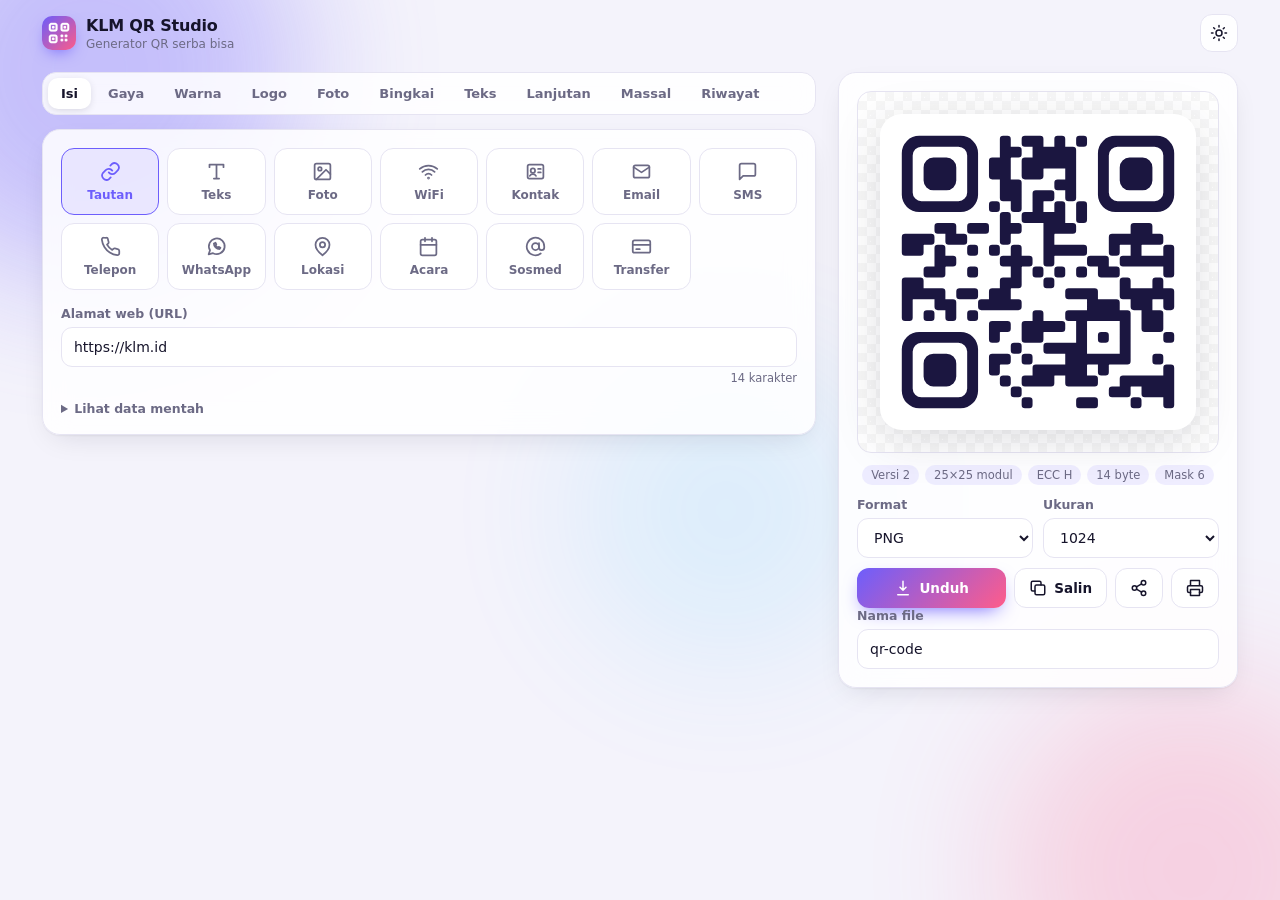
<file: index.html>
<!doctype html>
<html lang="id">
<head>
<meta charset="utf-8">
<meta name="viewport" content="width=device-width, initial-scale=1, viewport-fit=cover">
<title>KLM QR Studio</title>
<meta name="description" content="Pembuat QR code dengan kustomisasi lengkap — gaya titik, mata, gradasi, logo, bingkai, ekspor PNG/SVG/JPG/WEBP, mode massal. Bisa offline.">
<meta name="theme-color" content="#6d5efc">
<link rel="manifest" href="manifest.webmanifest">
<link rel="icon" href="icons/favicon-32.png" sizes="32x32">
<link rel="apple-touch-icon" href="icons/apple-180.png">
<link rel="stylesheet" href="style.css">
</head>
<body>
<div class="bg-blobs" aria-hidden="true"><i></i><i></i><i></i></div>

<header class="topbar">
  <div class="brand">
    <img src="icons/icon-192.png" alt="" width="34" height="34">
    <div><b>KLM QR Studio</b><span>Generator QR serba bisa</span></div>
  </div>
  <div class="top-actions">
    <button class="btn ghost sm hidden" id="installBtn" title="Pasang aplikasi">
      <svg viewBox="0 0 24 24"><path d="M12 3v12m0 0-4-4m4 4 4-4M5 21h14"/></svg><span>Pasang</span>
    </button>
    <button class="icon-btn" id="themeBtn" title="Ganti tema">
      <svg class="i-sun" viewBox="0 0 24 24"><circle cx="12" cy="12" r="4"/><path d="M12 2v2M12 20v2M4.9 4.9l1.4 1.4M17.7 17.7l1.4 1.4M2 12h2M20 12h2M4.9 19.1l1.4-1.4M17.7 6.3l1.4-1.4"/></svg>
      <svg class="i-moon" viewBox="0 0 24 24"><path d="M21 12.8A9 9 0 1 1 11.2 3a7 7 0 0 0 9.8 9.8z"/></svg>
    </button>
  </div>
</header>

<main class="layout">
  <!-- PREVIEW -->
  <section class="preview-col">
    <div class="card preview-card">
      <div class="stage checker" id="qrStage"><div id="qrOut"></div></div>
      <div class="meta" id="meta"></div>
      <div class="warn hidden" id="warn"></div>
      <div class="export-row">
        <label class="field compact">
          <span>Format</span>
          <select id="fmt">
            <option value="png">PNG</option><option value="svg">SVG</option>
            <option value="jpg">JPG</option><option value="webp">WEBP</option>
          </select>
        </label>
        <label class="field compact">
          <span>Ukuran</span>
          <select id="exportSize">
            <option>256</option><option>512</option><option selected>1024</option>
            <option>2048</option><option>3000</option><option>4096</option>
          </select>
        </label>
      </div>
      <div class="btn-row">
        <button class="btn primary" id="dlBtn"><svg viewBox="0 0 24 24"><path d="M12 3v12m0 0-4-4m4 4 4-4M5 21h14"/></svg>Unduh</button>
        <button class="btn" id="copyBtn" title="Salin gambar"><svg viewBox="0 0 24 24"><rect x="8" y="8" width="13" height="13" rx="2"/><path d="M16 8V5a2 2 0 0 0-2-2H5a2 2 0 0 0-2 2v9a2 2 0 0 0 2 2h3"/></svg>Salin</button>
        <button class="btn" id="shareBtn" title="Bagikan"><svg viewBox="0 0 24 24"><circle cx="18" cy="5" r="3"/><circle cx="6" cy="12" r="3"/><circle cx="18" cy="19" r="3"/><path d="m8.6 13.5 6.8 4M15.4 6.5l-6.8 4"/></svg></button>
        <button class="btn" id="printBtn" title="Cetak"><svg viewBox="0 0 24 24"><path d="M6 9V2h12v7M6 18H4a2 2 0 0 1-2-2v-5a2 2 0 0 1 2-2h16a2 2 0 0 1 2 2v5a2 2 0 0 1-2 2h-2"/><rect x="6" y="14" width="12" height="8"/></svg></button>
      </div>
      <label class="field compact fname"><span>Nama file</span><input id="fileName" value="qr-code"></label>
    </div>
  </section>

  <!-- CONTROLS -->
  <section class="controls-col">
    <nav class="tabs" id="tabs">
      <button data-tab="isi" class="on">Isi</button>
      <button data-tab="gaya">Gaya</button>
      <button data-tab="warna">Warna</button>
      <button data-tab="logo">Logo</button>
      <button data-tab="foto">Foto</button>
      <button data-tab="bingkai">Bingkai</button>
      <button data-tab="teks">Teks</button>
      <button data-tab="lanjut">Lanjutan</button>
      <button data-tab="massal">Massal</button>
      <button data-tab="riwayat">Riwayat</button>
    </nav>

    <!-- ISI -->
    <div class="card panel on" data-panel="isi">
      <div class="type-grid" id="typeGrid"></div>
      <div id="typeForm" class="form"></div>
      <details class="raw"><summary>Lihat data mentah</summary><pre id="rawData"></pre></details>
    </div>

    <!-- GAYA -->
    <div class="card panel" data-panel="gaya">
      <h3>Template cepat</h3>
      <div class="preset-grid" id="presetGrid"></div>
      <h3>Bentuk titik</h3>
      <div class="chip-grid" id="dotGrid"></div>
      <div class="field"><span>Ukuran titik <output id="dotScaleOut"></output></span><input type="range" id="dotScale" min="40" max="100" step="5"></div>
      <h3>Bingkai mata (sudut)</h3>
      <div class="chip-grid" id="eyeFrameGrid"></div>
      <h3>Bola mata</h3>
      <div class="chip-grid" id="eyeBallGrid"></div>
    </div>

    <!-- WARNA -->
    <div class="card panel" data-panel="warna">
      <h3>Titik</h3>
      <div id="dotFillUI"></div>
      <h3>Mata</h3>
      <label class="switch"><input type="checkbox" id="eyeSame"><i></i><span>Ikut warna titik</span></label>
      <div class="row2" id="eyeColors">
        <label class="field"><span>Bingkai mata</span><div class="color"><input type="color" id="eyeFrameColor"><input class="hex" data-for="eyeFrameColor"></div></label>
        <label class="field"><span>Bola mata</span><div class="color"><input type="color" id="eyeBallColor"><input class="hex" data-for="eyeBallColor"></div></label>
      </div>
      <h3>Latar</h3>
      <label class="switch"><input type="checkbox" id="bgTransparent"><i></i><span>Latar transparan</span></label>
      <div id="bgFillUI"></div>
      <div class="field"><span>Sudut latar membulat <output id="radiusOut"></output></span><input type="range" id="radius" min="0" max="8" step="0.5"></div>
      <div class="swatches" id="swatches"></div>
      <button class="btn sm ghost" id="swapBtn">⇄ Tukar warna titik &amp; latar</button>
    </div>

    <!-- LOGO -->
    <div class="card panel" data-panel="logo">
      <div class="drop" id="logoDrop">
        <input type="file" id="logoFile" accept="image/*" hidden>
        <img id="logoPrev" alt="" class="hidden">
        <div class="drop-txt"><b>Klik atau seret gambar ke sini</b><span>PNG, JPG, SVG, WEBP</span></div>
      </div>
      <div class="logo-quick" id="logoQuick"></div>
      <button class="btn sm ghost" id="logoClear">Hapus logo</button>
      <div class="field"><span>Ukuran logo <output id="logoSizeOut"></output></span><input type="range" id="logoSize" min="10" max="35" step="1"></div>
      <div class="field"><span>Jarak sekitar logo <output id="logoMarginOut"></output></span><input type="range" id="logoMargin" min="0" max="3" step="0.5"></div>
      <div class="field"><span>Sudut logo membulat <output id="logoRoundOut"></output></span><input type="range" id="logoRound" min="0" max="50" step="5"></div>
      <label class="switch"><input type="checkbox" id="logoHide"><i></i><span>Kosongkan titik di belakang logo</span></label>
      <label class="switch"><input type="checkbox" id="logoBg"><i></i><span>Latar di belakang logo</span></label>
      <label class="field"><span>Warna latar logo</span><div class="color"><input type="color" id="logoBgColor"><input class="hex" data-for="logoBgColor"></div></label>
      <p class="hint">Saat ada logo, koreksi kesalahan otomatis dinaikkan supaya tetap terbaca.</p>
    </div>

    <!-- FOTO -->
    <div class="card panel" data-panel="foto">
      <div class="drop" id="photoDrop">
        <input type="file" id="photoFile" accept="image/*" hidden>
        <img id="photoPrev" alt="" class="hidden">
        <div class="drop-txt"><b>Pilih foto untuk QR</b><span>Klik, seret ke sini, atau tempel (Ctrl+V)</span></div>
      </div>
      <button class="btn sm ghost" id="photoClear">Hapus foto</button>
      <h3>Cara memakai foto</h3>
      <div class="seg" id="photoMode"><button type="button" data-v="halftone">Foto sebagai latar</button><button type="button" data-v="fill">Foto di dalam titik</button></div>
      <p class="hint" id="photoModeHint"></p>
      <div id="htOpts">
        <div class="field"><span>Bentuk titik pusat</span><div class="seg" id="photoShape"><button type="button" data-v="square">Kotak</button><button type="button" data-v="circle">Bulat</button></div></div>
        <div class="field"><span>Ukuran titik pusat <output id="photoDotOut"></output></span><input type="range" id="photoDot" min="30" max="70" step="1"></div>
        <div class="field"><span>Kejelasan foto <output id="photoOpacityOut"></output></span><input type="range" id="photoOpacity" min="30" max="100" step="1"></div>
        <label class="field"><span>Warna titik terang</span><div class="color"><input type="color" id="photoLight"><input class="hex" data-for="photoLight"></div></label>
      </div>
      <div id="fillOpts">
        <label class="switch"><input type="checkbox" id="photoSafe"><i></i><span>Jaga keterbacaan (gelapkan bagian foto yang terlalu terang)</span></label>
      </div>
      <h3>Potong &amp; atur foto</h3>
      <div class="field"><span>Perbesar <output id="photoZoomOut"></output></span><input type="range" id="photoZoom" min="1" max="4" step="0.05"></div>
      <div class="row2">
        <div class="field"><span>Geser kiri–kanan <output id="photoPxOut"></output></span><input type="range" id="photoPx" min="0" max="100" step="1"></div>
        <div class="field"><span>Geser atas–bawah <output id="photoPyOut"></output></span><input type="range" id="photoPy" min="0" max="100" step="1"></div>
      </div>
      <div class="row2">
        <div class="field"><span>Kecerahan <output id="photoBrightOut"></output></span><input type="range" id="photoBright" min="-100" max="100" step="1"></div>
        <div class="field"><span>Kontras <output id="photoContrastOut"></output></span><input type="range" id="photoContrast" min="-60" max="100" step="1"></div>
      </div>
      <label class="switch"><input type="checkbox" id="photoGray"><i></i><span>Hitam putih</span></label>
      <div class="field"><span>Kerapatan QR (lebih rapat = foto lebih detail) <output id="photoMinVerOut"></output></span><input type="range" id="photoMinVer" min="1" max="15" step="1"></div>
      <p class="hint">Saat ada foto, koreksi kesalahan otomatis dinaikkan ke H. Selalu coba pindai dulu sebelum mencetak banyak.</p>
    </div>

    <!-- BINGKAI -->
    <div class="card panel" data-panel="bingkai">
      <h3>Model bingkai</h3>
      <div class="chip-grid" id="frameGrid"></div>
      <label class="field"><span>Teks</span><input id="frameText" maxlength="40"></label>
      <div class="row2">
        <label class="field"><span>Warna bingkai</span><div class="color"><input type="color" id="frameColor"><input class="hex" data-for="frameColor"></div></label>
        <label class="field"><span>Warna teks</span><div class="color"><input type="color" id="frameTextColor"><input class="hex" data-for="frameTextColor"></div></label>
      </div>
      <div class="row2">
        <label class="field"><span>Huruf</span>
          <select id="frameFont">
            <option value="sans">Sans</option><option value="rounded">Bulat</option>
            <option value="serif">Serif</option><option value="mono">Mono</option><option value="condensed">Ramping</option>
          </select></label>
        <label class="field"><span>Ketebalan</span>
          <select id="frameWeight"><option value="400">Normal</option><option value="600">Tebal</option><option value="800">Sangat tebal</option></select></label>
      </div>
      <div class="field"><span>Ukuran teks <output id="frameSizeOut"></output></span><input type="range" id="frameSize" min="1.8" max="5" step="0.2"></div>
      <div class="field"><span>Jarak huruf <output id="frameSpacingOut"></output></span><input type="range" id="frameSpacing" min="0" max="0.6" step="0.05"></div>
    </div>

    <!-- TEKS -->
    <div class="card panel" data-panel="teks">
      <h3>Tambah teks</h3>
      <div class="btn-row wrap tl-add" id="tlAdd">
        <button class="btn sm" data-add="top">+ Judul atas</button>
        <button class="btn sm" data-add="bottom">+ Keterangan bawah</button>
        <button class="btn sm" data-add="left">+ Samping kiri</button>
        <button class="btn sm" data-add="right">+ Samping kanan</button>
        <button class="btn sm" data-add="free">+ Teks bebas</button>
        <button class="btn sm ghost" data-add="data">+ Tulis isi QR</button>
      </div>
      <p class="hint">Klik teks di daftar untuk mengedit. Teks di pratinjau bisa diseret untuk ditempatkan bebas.</p>
      <div id="tlList"></div>
      <h3>Latar area teks</h3>
      <div class="seg" id="textBgSeg">
        <button type="button" data-v="auto">Ikuti latar QR</button><button type="button" data-v="none">Transparan</button><button type="button" data-v="color">Warna sendiri</button>
      </div>
      <label class="field" id="textBgColorF"><span>Warna latar area teks</span><div class="color"><input type="color" id="textBgColor"><input class="hex" id="textBgHex"></div></label>
    </div>

    <!-- LANJUTAN -->
    <div class="card panel" data-panel="lanjut">
      <label class="field"><span>Koreksi kesalahan (ECC)</span>
        <select id="ecl">
          <option value="L">L — 7% (paling padat)</option><option value="M">M — 15%</option>
          <option value="Q">Q — 25%</option><option value="H">H — 30% (paling tahan)</option>
        </select></label>
      <label class="switch"><input type="checkbox" id="boost"><i></i><span>Naikkan ECC otomatis bila muat</span></label>
      <div class="field"><span>Zona tenang (margin) <output id="marginOut"></output></span><input type="range" id="margin" min="0" max="8" step="1"></div>
      <div class="row2">
        <label class="field"><span>Versi minimum</span><select id="minVer"></select></label>
        <label class="field"><span>Pola mask</span><select id="mask"><option value="-1">Otomatis</option></select></label>
      </div>
      <label class="field"><span>Kualitas JPG/WEBP <output id="qualityOut"></output></span><input type="range" id="quality" min="0.5" max="1" step="0.02"></label>
      <h3>Gaya tersimpan</h3>
      <div class="btn-row wrap">
        <button class="btn sm" id="saveStyleBtn">Simpan gaya ini</button>
        <button class="btn sm ghost" id="exportCfgBtn">Ekspor pengaturan (.json)</button>
        <button class="btn sm ghost" id="importCfgBtn">Impor pengaturan</button>
        <input type="file" id="importCfg" accept=".json,application/json" hidden>
        <button class="btn sm danger" id="resetBtn">Atur ulang semua</button>
      </div>
      <div class="saved-grid" id="savedGrid"></div>
    </div>

    <!-- MASSAL -->
    <div class="card panel" data-panel="massal">
      <p class="hint">Satu baris = satu QR, memakai desain yang sedang aktif. Beri nama file dengan format <code>nama | isi</code>. Di teks &amp; bingkai, tulis <code>{nama}</code>, <code>{no}</code>, atau <code>{isi}</code> agar terisi otomatis per baris.</p>
      <textarea id="batchInput" rows="9" placeholder="https://contoh.com/produk/1&#10;meja-01 | https://warung.id/menu?meja=1&#10;Teks bebas juga bisa"></textarea>
      <div class="row2">
        <label class="field"><span>Format</span><select id="batchFmt"><option value="png">PNG</option><option value="svg">SVG</option><option value="jpg">JPG</option></select></label>
        <label class="field"><span>Teks bingkai</span><select id="batchLabel"><option value="keep">Tetap seperti desain</option><option value="name">Pakai nama baris</option></select></label>
      </div>
      <button class="btn primary" id="batchBtn">Buat ZIP</button>
      <div class="progress hidden" id="batchProg"><i></i></div>
    </div>

    <!-- RIWAYAT -->
    <div class="card panel" data-panel="riwayat">
      <div class="hist-head"><p class="hint">QR yang pernah diunduh, disalin, atau dibagikan.</p><button class="btn sm ghost" id="histClear">Bersihkan</button></div>
      <div class="hist-list" id="histList"></div>
    </div>
  </section>
</main>

<div class="toast" id="toast"></div>
<script src="qrcodegen.js"></script>
<script src="app.js"></script>
</body>
</html>
</file>
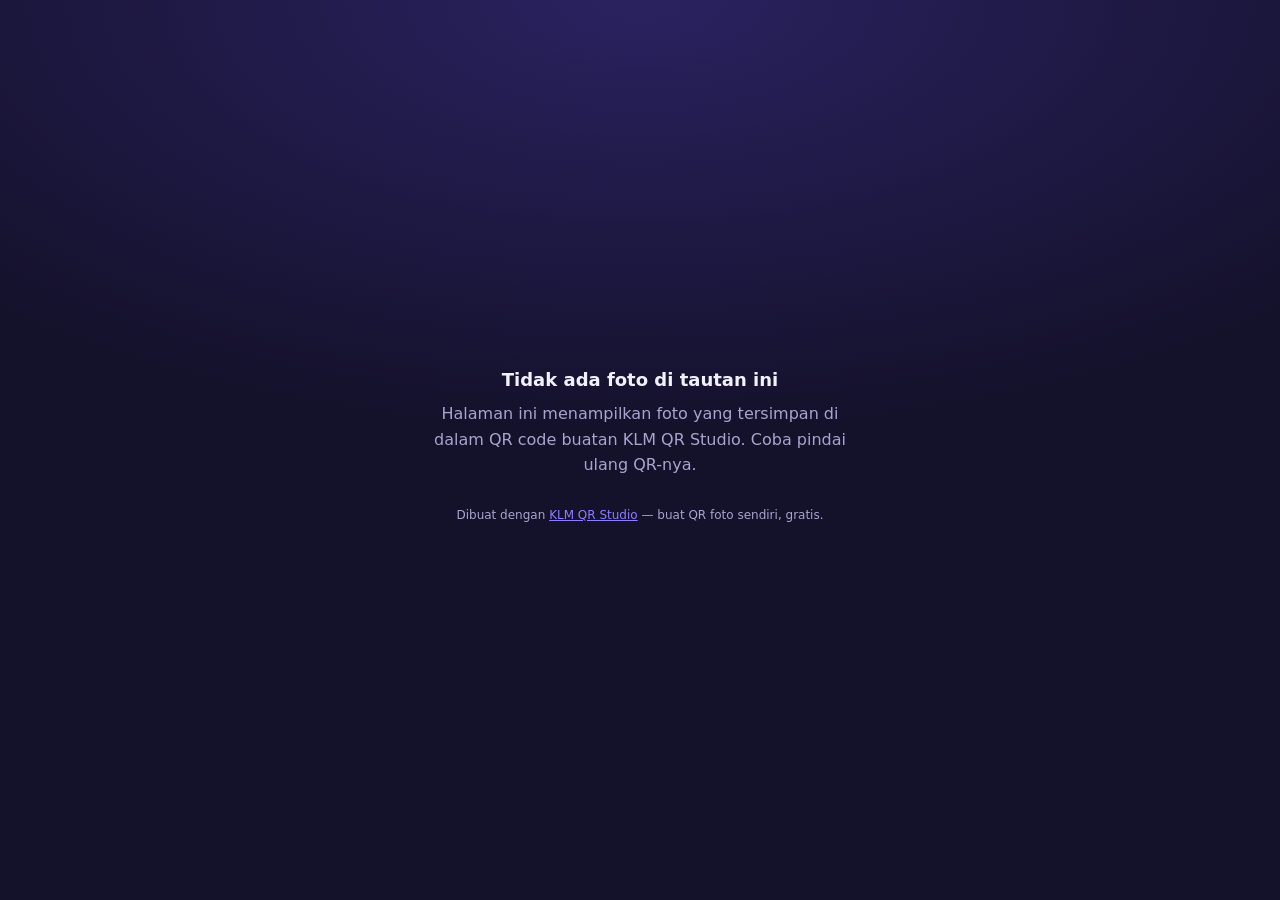
<file: lihat.html>
<!doctype html>
<html lang="id">
<head>
<meta charset="utf-8">
<meta name="viewport" content="width=device-width, initial-scale=1, viewport-fit=cover">
<title>Foto dari QR · KLM QR Studio</title>
<meta name="theme-color" content="#14112b">
<link rel="icon" href="icons/favicon-32.png" sizes="32x32">
<style>
  :root{--bg:#14112b;--card:#1f1b3d;--text:#f2f0ff;--muted:#a9a4cc;--accent:#8b7fff;--accent2:#ff5c8a;--line:#332e5c}
  *{box-sizing:border-box}
  html,body{margin:0;min-height:100%}
  body{font-family:"Segoe UI",system-ui,-apple-system,Roboto,Arial,sans-serif;background:radial-gradient(120% 80% at 50% 0%,#2a2260 0%,var(--bg) 60%);color:var(--text);
    min-height:100vh;display:flex;flex-direction:column;align-items:center;justify-content:center;gap:18px;
    padding:max(24px,env(safe-area-inset-top)) max(16px,env(safe-area-inset-right)) max(24px,env(safe-area-inset-bottom)) max(16px,env(safe-area-inset-left))}
  .frame{background:var(--card);border:1px solid var(--line);border-radius:22px;padding:12px;box-shadow:0 30px 60px -30px #000;max-width:min(92vw,560px);width:100%;animation:in .5s ease both}
  @keyframes in{from{opacity:0;transform:translateY(10px) scale(.98)}to{opacity:1;transform:none}}
  @media (prefers-reduced-motion:reduce){.frame{animation:none}}
  .frame img{display:block;width:100%;height:auto;border-radius:14px;background:#fff}
  .cap{font-size:18px;font-weight:700;text-align:center;margin:14px 6px 4px;text-wrap:balance}
  .meta{font-size:12.5px;color:var(--muted);text-align:center;margin:0 0 4px}
  .row{display:flex;gap:10px;flex-wrap:wrap;justify-content:center}
  button,a.btn{display:inline-flex;align-items:center;gap:8px;height:44px;padding:0 18px;border-radius:13px;border:1px solid var(--line);background:#2a2550;color:var(--text);font:inherit;font-weight:600;font-size:14px;text-decoration:none;cursor:pointer}
  button.primary{border:0;background:linear-gradient(135deg,var(--accent),var(--accent2))}
  button:focus-visible,a.btn:focus-visible{outline:2px solid var(--accent);outline-offset:2px}
  .empty{max-width:420px;text-align:center;color:var(--muted);line-height:1.6}
  .empty b{color:var(--text);display:block;font-size:18px;margin-bottom:6px}
  .foot{font-size:12px;color:var(--muted)}
  .foot a{color:var(--accent)}
  [hidden]{display:none!important}
</style>
</head>
<body>
  <div class="frame" id="frame" hidden>
    <img id="img" alt="Foto dari QR code">
    <p class="cap" id="cap" hidden></p>
    <p class="meta" id="meta"></p>
  </div>
  <div class="row" id="actions" hidden>
    <button class="primary" id="save" type="button">Simpan foto</button>
    <button id="share" type="button" hidden>Bagikan</button>
  </div>
  <div class="empty" id="empty" hidden>
    <b>Tidak ada foto di tautan ini</b>
    Halaman ini menampilkan foto yang tersimpan di dalam QR code buatan KLM QR Studio. Coba pindai ulang QR-nya.
  </div>
  <p class="foot">Dibuat dengan <a href="./">KLM QR Studio</a> — buat QR foto sendiri, gratis.</p>
<script>
(function () {
  var h = decodeURIComponent(location.hash.slice(1) || '');
  // format: <w|j><base64url>[.<keterangan>]
  var m = h.charAt(0), rest = h.slice(1), dot = rest.indexOf('.');
  var b64 = (dot >= 0 ? rest.slice(0, dot) : rest).replace(/-/g, '+').replace(/_/g, '/');
  var cap = dot >= 0 ? rest.slice(dot + 1) : '';
  if (!/^[wj]$/.test(m) || b64.length < 20) { document.getElementById('empty').hidden = false; return; }
  while (b64.length % 4) b64 += '=';
  var mime = m === 'w' ? 'image/webp' : 'image/jpeg';
  var img = document.getElementById('img');
  img.onload = function () {
    document.getElementById('frame').hidden = false;
    document.getElementById('actions').hidden = false;
    document.getElementById('meta').textContent = img.naturalWidth + ' × ' + img.naturalHeight + ' px · disimpan di dalam QR code';
  };
  img.onerror = function () { document.getElementById('empty').hidden = false; };
  img.src = 'data:' + mime + ';base64,' + b64;
  if (cap) { var c = document.getElementById('cap'); c.textContent = cap; c.hidden = false; document.title = cap + ' · Foto dari QR'; }

  function bigBlob(cb) { // perbesar halus supaya enak dilihat setelah disimpan
    var k = Math.max(1, Math.round(1080 / Math.max(img.naturalWidth, img.naturalHeight)));
    var cv = document.createElement('canvas'); cv.width = img.naturalWidth * k; cv.height = img.naturalHeight * k;
    var x = cv.getContext('2d'); x.imageSmoothingQuality = 'high'; x.drawImage(img, 0, 0, cv.width, cv.height);
    cv.toBlob(cb, 'image/jpeg', .92);
  }
  var name = (cap || 'foto-qr').replace(/[\\/:*?"<>|]+/g, '-').slice(0, 60) + '.jpg';
  document.getElementById('save').onclick = function () {
    bigBlob(function (b) { var a = document.createElement('a'); a.href = URL.createObjectURL(b); a.download = name; document.body.appendChild(a); a.click(); a.remove(); });
  };
  var sh = document.getElementById('share');
  if (navigator.canShare) {
    sh.hidden = false;
    sh.onclick = function () {
      bigBlob(function (b) {
        var file = new File([b], name, { type: 'image/jpeg' });
        if (navigator.canShare({ files: [file] })) navigator.share({ files: [file], title: cap || 'Foto' }).catch(function () {});
        else navigator.share({ url: location.href }).catch(function () {});
      });
    };
  }
})();
</script>
</body>
</html>
</file>
<file: style.css>
:root{
  --bg:#f4f3fb; --panel:#ffffffd9; --panel-solid:#fff; --text:#16142b; --muted:#6c6a85; --line:#e6e4f2;
  --accent:#6d5efc; --accent2:#ff5c8a; --accent-soft:#6d5efc1a; --danger:#e5484d;
  --shadow:0 1px 2px #16142b0d,0 10px 30px -12px #16142b26; --r:18px;
  --font:"Segoe UI Variable Text","Segoe UI",system-ui,-apple-system,Roboto,"Helvetica Neue",Arial,sans-serif;
  color-scheme:light;
}
:root[data-theme="dark"]{
  --bg:#0f0e1a; --panel:#1a1929e0; --panel-solid:#1a1929; --text:#eeedf8; --muted:#9d9bb6; --line:#2c2a42;
  --accent:#8b7fff; --accent-soft:#8b7fff24; --shadow:0 1px 2px #0006,0 12px 34px -14px #000c; color-scheme:dark;
}
*{box-sizing:border-box}
html,body{margin:0}
body{font-family:var(--font);background:var(--bg);color:var(--text);font-size:14px;min-height:100vh;-webkit-font-smoothing:antialiased;overflow-x:hidden}
svg{width:18px;height:18px;fill:none;stroke:currentColor;stroke-width:2;stroke-linecap:round;stroke-linejoin:round;flex:none}
button,input,select,textarea{font:inherit;color:inherit}
.hidden{display:none!important}

.bg-blobs{position:fixed;inset:0;z-index:-1;overflow:hidden;pointer-events:none}
.bg-blobs i{position:absolute;border-radius:50%;filter:blur(70px);opacity:.35}
.bg-blobs i:nth-child(1){width:420px;height:420px;background:var(--accent);top:-140px;left:-120px}
.bg-blobs i:nth-child(2){width:380px;height:380px;background:var(--accent2);bottom:-160px;right:-100px;opacity:.22}
.bg-blobs i:nth-child(3){width:300px;height:300px;background:#37c6ff;top:40%;left:45%;opacity:.12}

.topbar{display:flex;align-items:center;justify-content:space-between;padding:14px 22px;max-width:1240px;margin:0 auto;padding-top:max(14px,env(safe-area-inset-top))}
.brand{display:flex;gap:10px;align-items:center}
.brand img{border-radius:10px;box-shadow:0 6px 16px -6px var(--accent)}
.brand b{display:block;font-size:16px;letter-spacing:-.2px}
.brand span{font-size:12px;color:var(--muted)}
.top-actions{display:flex;gap:8px;align-items:center}
.icon-btn{width:38px;height:38px;border-radius:12px;border:1px solid var(--line);background:var(--panel);display:grid;place-items:center;cursor:pointer}
.icon-btn .i-moon{display:none}
:root[data-theme="dark"] .icon-btn .i-sun{display:none}
:root[data-theme="dark"] .icon-btn .i-moon{display:block}

.layout{max-width:1240px;margin:0 auto;padding:6px 22px 40px;display:grid;grid-template-columns:minmax(0,1fr) 400px;gap:22px;align-items:start}
.preview-col{order:2;position:sticky;top:14px}
.controls-col{order:1;min-width:0}
.card{background:var(--panel);backdrop-filter:blur(14px);-webkit-backdrop-filter:blur(14px);border:1px solid var(--line);border-radius:var(--r);box-shadow:var(--shadow)}
.preview-card{padding:18px}
.stage{border-radius:14px;padding:22px;display:grid;place-items:center;min-height:300px;border:1px solid var(--line)}
.checker{background-color:var(--panel-solid);background-image:linear-gradient(45deg,#8881 25%,transparent 25%),linear-gradient(-45deg,#8881 25%,transparent 25%),linear-gradient(45deg,transparent 75%,#8881 75%),linear-gradient(-45deg,transparent 75%,#8881 75%);background-size:18px 18px;background-position:0 0,0 9px,9px -9px,-9px 0}
#qrOut{width:100%;display:grid;place-items:center}
#qrOut svg{width:100%;max-width:320px;height:auto;max-height:420px;stroke:none;filter:drop-shadow(0 10px 22px #16142b22);transition:transform .2s}
.meta{display:flex;flex-wrap:wrap;gap:6px;margin:12px 0 4px;justify-content:center}
.meta span{font-size:11.5px;color:var(--muted);background:var(--accent-soft);padding:3px 9px;border-radius:99px}
.warn{margin-top:8px;font-size:12.5px;padding:8px 11px;border-radius:10px;background:#ffb02022;color:#b06d00;border:1px solid #ffb02055}
:root[data-theme="dark"] .warn{color:#ffc35c}
.export-row{display:grid;grid-template-columns:1fr 1fr;gap:10px;margin-top:12px}
.btn-row{display:flex;gap:8px;margin-top:10px}
.btn-row.wrap{flex-wrap:wrap}
.btn{display:inline-flex;align-items:center;justify-content:center;gap:7px;height:40px;padding:0 14px;border-radius:12px;border:1px solid var(--line);background:var(--panel-solid);cursor:pointer;font-weight:600;font-size:13.5px;transition:transform .08s,box-shadow .15s,background .15s;white-space:nowrap}
.btn:hover{box-shadow:0 4px 14px -6px #16142b40}
.btn:active{transform:scale(.97)}
.btn.primary{flex:1;border:0;color:#fff;background:linear-gradient(135deg,var(--accent),var(--accent2));box-shadow:0 8px 20px -8px var(--accent)}
.btn.ghost{background:transparent}
.btn.sm{height:34px;font-size:12.5px;padding:0 11px;border-radius:10px}
.btn.danger{color:var(--danger)}
.btn-row .btn:not(.primary):not(.sm){flex:none}
.fname{margin-top:14px}

.tabs{display:flex;gap:4px;padding:5px;background:var(--panel);border:1px solid var(--line);border-radius:14px;margin-bottom:14px;overflow-x:auto;scrollbar-width:none;backdrop-filter:blur(14px)}
.tabs::-webkit-scrollbar{display:none}
.tabs button{border:0;background:none;padding:8px 13px;border-radius:10px;cursor:pointer;color:var(--muted);font-weight:600;white-space:nowrap;font-size:13px}
.tabs button.on{background:var(--panel-solid);color:var(--text);box-shadow:0 2px 8px -2px #16142b30}
.panel{display:none;padding:18px}
.panel.on{display:block;animation:fade .2s}
@keyframes fade{from{opacity:0;transform:translateY(4px)}to{opacity:1}}
h3{font-size:12px;text-transform:uppercase;letter-spacing:.7px;color:var(--muted);margin:18px 0 10px;font-weight:700}
h3:first-child{margin-top:0}

.field{display:flex;flex-direction:column;gap:6px;margin:0 0 12px}
.field>span{font-size:12.5px;color:var(--muted);font-weight:600;display:flex;justify-content:space-between}
.field output{color:var(--text);font-variant-numeric:tabular-nums}
.field.compact{margin:0}
input:not([type]),input[type=text],input[type=url],input[type=email],input[type=tel],input[type=number],input[type=password],input[type=datetime-local],select,textarea,.hex{width:100%;height:40px;border-radius:11px;border:1px solid var(--line);background:var(--panel-solid);padding:0 12px;outline:none;transition:border .15s,box-shadow .15s}
textarea{height:auto;padding:10px 12px;resize:vertical;line-height:1.45}
input:focus,select:focus,textarea:focus{border-color:var(--accent);box-shadow:0 0 0 3px var(--accent-soft)}
.row2{display:grid;grid-template-columns:1fr 1fr;gap:10px}
.row3{display:grid;grid-template-columns:1fr 1fr 1fr;gap:10px}
input[type=range]{-webkit-appearance:none;appearance:none;width:100%;height:6px;border-radius:9px;background:var(--line);outline:none;margin:6px 0}
input[type=range]::-webkit-slider-thumb{-webkit-appearance:none;width:18px;height:18px;border-radius:50%;background:#fff;border:2px solid var(--accent);box-shadow:0 2px 6px #0003;cursor:pointer}
input[type=range]::-moz-range-thumb{width:16px;height:16px;border-radius:50%;background:#fff;border:2px solid var(--accent);cursor:pointer}
.color{display:flex;gap:6px;align-items:center}
.color input[type=color]{width:44px;height:40px;border:1px solid var(--line);border-radius:11px;padding:3px;background:var(--panel-solid);cursor:pointer;flex:none}
.color input[type=color]::-webkit-color-swatch-wrapper{padding:0}
.color input[type=color]::-webkit-color-swatch{border:0;border-radius:8px}
.hex{font-family:ui-monospace,Consolas,monospace;font-size:12.5px;text-transform:uppercase}

.switch{display:flex;align-items:center;gap:10px;margin:0 0 12px;cursor:pointer;user-select:none;font-weight:500}
.switch input{display:none}
.switch i{width:38px;height:22px;border-radius:99px;background:var(--line);position:relative;transition:.2s;flex:none}
.switch i::after{content:"";position:absolute;width:16px;height:16px;border-radius:50%;background:#fff;top:3px;left:3px;transition:.2s;box-shadow:0 1px 3px #0004}
.switch input:checked+i{background:var(--accent)}
.switch input:checked+i::after{left:19px}

.seg{display:flex;background:var(--bg);border:1px solid var(--line);border-radius:11px;padding:3px;gap:3px;margin-bottom:12px}
.seg button{flex:1;border:0;background:none;padding:7px 6px;border-radius:8px;cursor:pointer;font-weight:600;font-size:12.5px;color:var(--muted)}
.seg button.on{background:var(--panel-solid);color:var(--text);box-shadow:0 1px 4px #0002}

.type-grid{display:grid;grid-template-columns:repeat(auto-fill,minmax(92px,1fr));gap:8px;margin-bottom:16px}
.type-grid button{display:flex;flex-direction:column;align-items:center;gap:6px;padding:12px 6px;border-radius:13px;border:1px solid var(--line);background:var(--panel-solid);cursor:pointer;font-size:12px;font-weight:600;color:var(--muted);transition:.15s}
.type-grid button svg{width:21px;height:21px}
.type-grid button.on{color:var(--accent);border-color:var(--accent);background:var(--accent-soft)}
.type-grid button:hover{transform:translateY(-1px)}

.chip-grid{display:grid;grid-template-columns:repeat(auto-fill,minmax(64px,1fr));gap:8px;margin-bottom:6px}
.chip{aspect-ratio:1;border-radius:13px;border:1.5px solid var(--line);background:var(--panel-solid);cursor:pointer;display:grid;place-items:center;padding:8px;position:relative;transition:.15s}
.chip svg{width:100%;height:100%;stroke:none}
.chip.on{border-color:var(--accent);box-shadow:0 0 0 3px var(--accent-soft)}
.chip:hover{transform:translateY(-1px)}
.chip[data-tip]::after{content:attr(data-tip);position:absolute;bottom:-1px;left:50%;transform:translate(-50%,100%);font-size:10.5px;color:var(--muted);white-space:nowrap;opacity:0;transition:.15s;pointer-events:none;background:var(--panel-solid);padding:2px 6px;border-radius:6px;border:1px solid var(--line);z-index:3}
.chip[data-tip]:hover::after{opacity:1}
.chip.txt{aspect-ratio:auto;padding:10px 6px;font-size:12px;font-weight:600}
.frame-chip{aspect-ratio:.82}

.preset-grid{display:grid;grid-template-columns:repeat(auto-fill,minmax(84px,1fr));gap:10px}
.preset{border:1.5px solid var(--line);border-radius:14px;padding:8px;background:var(--panel-solid);cursor:pointer;display:flex;flex-direction:column;align-items:center;gap:6px;font-size:11.5px;font-weight:600;color:var(--muted);transition:.15s}
.preset:hover{border-color:var(--accent);transform:translateY(-2px)}
.preset svg{width:100%;height:auto;stroke:none}

.swatches{display:flex;flex-wrap:wrap;gap:8px;margin:4px 0 12px}
.swatches button{width:36px;height:36px;border-radius:50%;border:2px solid var(--panel-solid);box-shadow:0 0 0 1px var(--line);cursor:pointer;transition:.15s}
.swatches button:hover{transform:scale(1.1)}

.drop{border:2px dashed var(--line);border-radius:14px;padding:18px;display:flex;align-items:center;gap:14px;cursor:pointer;margin-bottom:10px;transition:.15s;background:var(--panel-solid)}
.drop.over{border-color:var(--accent);background:var(--accent-soft)}
.drop img{width:56px;height:56px;object-fit:contain;border-radius:10px;background:#fff;border:1px solid var(--line)}
.drop-txt b{display:block;font-size:13.5px}
.drop-txt span{font-size:12px;color:var(--muted)}
.logo-quick{display:flex;flex-wrap:wrap;gap:8px;margin-bottom:10px}
.logo-quick button{width:44px;height:44px;border-radius:12px;border:1px solid var(--line);background:var(--panel-solid);cursor:pointer;padding:6px}
.logo-quick button svg{width:100%;height:100%;stroke:none}
.hint{font-size:12.5px;color:var(--muted);line-height:1.5;margin:6px 0 12px}
code{background:var(--accent-soft);padding:1px 5px;border-radius:5px;font-size:12px}
.raw{margin-top:6px}
.raw summary{cursor:pointer;font-size:12.5px;color:var(--muted);font-weight:600}
.raw pre{white-space:pre-wrap;word-break:break-all;font-size:12px;background:var(--bg);padding:10px;border-radius:10px;border:1px solid var(--line);max-height:180px;overflow:auto}
.form .full{grid-column:1/-1}
.form{display:grid;grid-template-columns:1fr 1fr;gap:0 10px}
.form>.field,.form>.switch,.form>.seg{grid-column:1/-1}
.form>.field.half{grid-column:auto}
.counter{font-size:11.5px;color:var(--muted);text-align:right;margin-top:-8px;margin-bottom:10px;grid-column:1/-1}

.progress{height:8px;border-radius:9px;background:var(--line);overflow:hidden;margin-top:12px}
.progress i{display:block;height:100%;width:0;background:linear-gradient(90deg,var(--accent),var(--accent2));transition:width .15s}

.saved-grid,.hist-list{display:grid;grid-template-columns:repeat(auto-fill,minmax(110px,1fr));gap:10px}
.saved-item,.hist-item{border:1px solid var(--line);border-radius:13px;padding:8px;background:var(--panel-solid);position:relative;cursor:pointer;transition:.15s}
.saved-item:hover,.hist-item:hover{border-color:var(--accent)}
.saved-item svg,.hist-item svg{width:100%;height:auto;stroke:none;display:block}
.hist-item p{margin:6px 0 0;font-size:11px;color:var(--muted);overflow:hidden;text-overflow:ellipsis;white-space:nowrap}
.hist-item b{font-size:10.5px;color:var(--accent);text-transform:uppercase;letter-spacing:.4px}
.del{position:absolute;top:4px;right:4px;width:24px;height:24px;border-radius:8px;border:0;background:var(--bg);color:var(--muted);cursor:pointer;font-size:14px;line-height:1;opacity:.85}
.del:hover{color:var(--danger)}
.hist-head{display:flex;justify-content:space-between;align-items:center;gap:10px}
.empty{color:var(--muted);font-size:13px;grid-column:1/-1;text-align:center;padding:24px 0}

.toast{position:fixed;left:50%;bottom:24px;transform:translate(-50%,30px);background:var(--text);color:var(--bg);padding:10px 16px;border-radius:12px;font-weight:600;font-size:13px;opacity:0;transition:.25s;pointer-events:none;z-index:50;box-shadow:0 10px 30px -10px #0008}
.toast.show{opacity:1;transform:translate(-50%,0)}

.img-in-qr{width:72px!important;height:72px!important;object-fit:cover}
.form>.drop,.form>.hint,.form>details{grid-column:1/-1}
.tl{border:1px solid var(--line);border-radius:14px;background:var(--panel-solid);margin-bottom:10px;overflow:hidden;transition:border-color .15s,box-shadow .15s}
.tl.open{border-color:var(--accent);box-shadow:0 0 0 3px var(--accent-soft)}
.tl-head{display:flex;align-items:center;gap:10px;padding:9px 9px 9px 12px;cursor:pointer}
.tl-head b{flex:1;min-width:0;overflow:hidden;text-overflow:ellipsis;white-space:nowrap;font-size:13.5px}
.tl-pos{font-size:10.5px;font-weight:700;text-transform:uppercase;letter-spacing:.5px;color:var(--accent);background:var(--accent-soft);padding:3px 8px;border-radius:99px;flex:none}
.tl-acts{display:flex;gap:4px;flex:none}
.tl-acts button{width:28px;height:28px;border-radius:8px;border:1px solid var(--line);background:var(--bg);cursor:pointer;color:var(--muted);font-size:13px;line-height:1}
.tl-acts button:hover{color:var(--text)}
.tl-acts button.d:hover{color:var(--danger)}
.tl-body{padding:12px 14px 4px;border-top:1px solid var(--line)}
.tl-body .seg{margin-bottom:0}
.tl-body .tl-it{align-self:end;margin-bottom:21px}
.field small{font-weight:500;opacity:.75}
.tl-add{margin:0 0 4px}
.stage.has-text #qrOut svg{touch-action:none}
#qrOut [data-tl]{cursor:grab}
.dragging,.dragging #qrOut [data-tl]{cursor:grabbing;user-select:none}
@media (max-width:900px){
  .layout{grid-template-columns:1fr;padding:4px 14px 30px;gap:14px}
  .preview-col{order:1;position:relative;top:0}
  .stage{min-height:220px;padding:16px}
  #qrOut svg{max-width:240px}
  .topbar{padding:12px 14px}
}
@media (max-width:420px){
  .btn{padding:0 11px}
  .type-grid{grid-template-columns:repeat(4,1fr)}
  .type-grid button{font-size:11px;padding:10px 2px}
}
@media print{
  body *{visibility:hidden}
}
</file>
